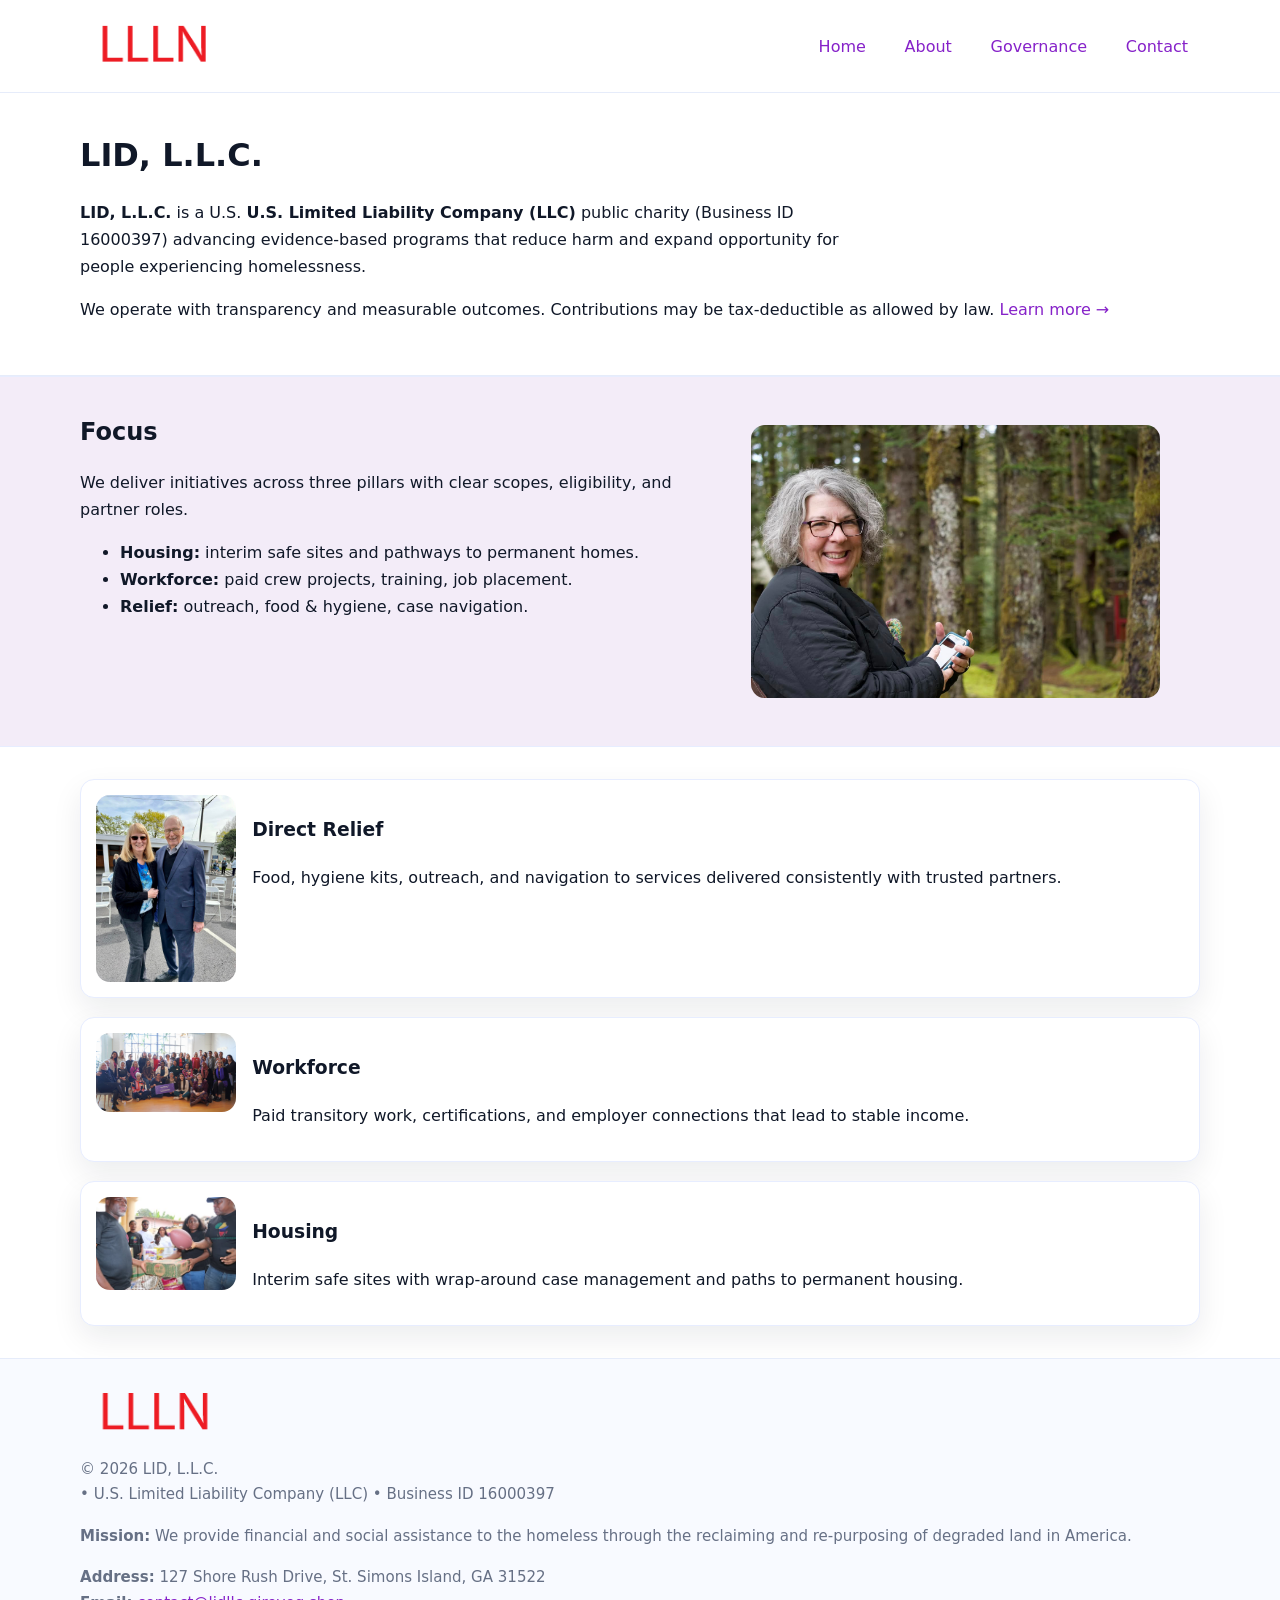
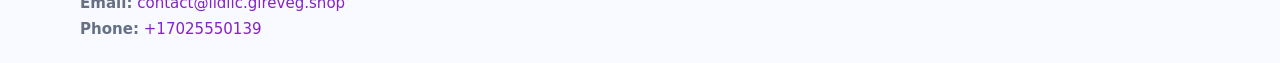
<file: index.html>
<!doctype html>
<html lang="en">
<head>
<meta charset="utf-8"/><meta name="viewport" content="width=device-width,initial-scale=1"/>
<title>LID, L.L.C. – Nonprofit • 2025</title>
<link rel="stylesheet" href="assets/styles.css"/><link rel="icon" href="images/logo.png">
<meta name="data-ein" content="16000397"><meta name="data-name" content="LID, L.L.C.">
<meta name="data-email" content="contact@lidllc.gireveg.shop"><meta name="data-phone" content="+17025550139">
<meta name="data-address" content="127 Shore Rush Drive, St. Simons Island, GA 31522"><meta name="data-map" content="127+Shore+Rush+Drive,+St+Simons+Island,+GA+31522">
  <meta name="description" content="We are a 501(c)(3) organization advancing community services, education, and direct relief through transparent programs, local partnerships, and measurable outcomes.">
</head>
<body>
<div style="position:absolute;left:-9999px;top:-9999px;opacity:0" data-uniq="{{UNIQUE_BLOB}}">
  <span>We are a 501(c)(3) organization advancing community services, education, and direct relief through transparent programs, local partnerships, and measurable outcomes.</span><svg width="12" height="12" viewBox="0 0 12 12" xmlns="http://www.w3.org/2000/svg"><circle cx="6" cy="6" r="5" fill="#28a745"/></svg><img src="images/land.jpg" width="1" height="1" alt="" loading="lazy"/>
</div>

<header>
  <div class="header-wrap">
    <a href="index.html"><img src="images/logo.png" alt="LID, L.L.C. logo" style="width:148px"></a>
    <nav>
      <a class="active" href="index.html">Home</a>
      <a href="about.html">About</a>
      <a href="governance.html">Governance</a>
      <a href="contact.html">Contact</a>
    </nav>
  </div>
</header>

<main>
  <section class="c0b3c63464a">
    <div class="container">
      <h1>LID, L.L.C.</h1>
      <p class="ca82b63a372">
        <strong>LID, L.L.C.</strong> is a U.S. <strong>U.S. Limited Liability Company (LLC)</strong> public charity (Business ID 16000397) advancing evidence-based programs that reduce harm and expand opportunity for people experiencing homelessness.
      </p>
      <p>
        We operate with transparency and measurable outcomes. Contributions may be tax-deductible as allowed by law.
        <a href="about.html">Learn more →</a>
      </p>
    </div>
  </section>

  <section class="section tint">
    <div class="container grid two">
      <div>
        <h2>Focus</h2>
        <p>We deliver initiatives across three pillars with clear scopes, eligibility, and partner roles.</p>
        <ul>
          <li><strong>Housing:</strong> interim safe sites and pathways to permanent homes.</li>
          <li><strong>Workforce:</strong> paid crew projects, training, job placement.</li>
          <li><strong>Relief:</strong> outreach, food & hygiene, case navigation.</li>
        </ul>
      </div>
      <figure><img src="images/hero.jpg" alt="Program highlight"></figure>
    </div>
  </section>

  <section class="section">
    <div class="container list grid">
      <div class="item">
        <img src="images/relief.jpg" alt="">
        <div>
          <h3>Direct Relief</h3>
          <p>Food, hygiene kits, outreach, and navigation to services delivered consistently with trusted partners.</p>
        </div>
      </div>
      <div class="item">
        <img src="images/jobs.jpg" alt="">
        <div>
          <h3>Workforce</h3>
          <p>Paid transitory work, certifications, and employer connections that lead to stable income.</p>
        </div>
      </div>
      <div class="item">
        <img src="images/land.jpg" alt="">
        <div>
          <h3>Housing</h3>
          <p>Interim safe sites with wrap-around case management and paths to permanent housing.</p>
        </div>
      </div>
    </div>
  </section>

  <footer class="footer">
    <div class="container grid">
      <div><img src="images/logo.png" alt="" style="width:150px;margin-bottom:.6rem">
        <div class="small">© <span id="year"></span> LID, L.L.C.</div>
        <div class="small"> • U.S. Limited Liability Company (LLC) • Business ID 16000397</div>
      </div>
      <div><div class="small"><strong>Mission:</strong> We provide financial and social assistance to the homeless through the reclaiming and re-purposing of degraded land in America.</div></div>
      <div><div class="small"><strong>Address:</strong> 127 Shore Rush Drive, St. Simons Island, GA 31522<br><strong>Email:</strong> <a href="mailto:contact@lidllc.gireveg.shop">contact@lidllc.gireveg.shop</a><br><strong>Phone:</strong> <a href="tel:+17025550139">+17025550139</a></div></div>
    </div>
  </footer>
</main>

<!-- color/skin script -->
<script>(function(){function g(n){const e=document.querySelector('meta[name="'+n+'"]');return e?e.content:''}
function h(s){let x=2166136261>>>0;for(let i=0;i<s.length;i++){x^=s.charCodeAt(i);x=(x*16777619)>>>0}return x>>>0}
let k=(g('data-ein')||'').replace(/\D+/g,'');if(!k)k=g('data-name')||location.hostname||'d';
const key=h(String(k)),H=key%360,S=55+(key%20),L=46;
const r=document.documentElement;r.style.setProperty('--brand',`hsl(${H} ${S}% ${L}%)`);
r.style.setProperty('--brand-ink',`hsl(${H} ${Math.min(95,S+10)}% ${Math.max(22,L-18)}%)`);
r.style.setProperty('--soft',`hsl(${H} ${Math.max(40,S-25)}% 95%)`);
const y=document.getElementById('year'); if(y) y.textContent=new Date().getFullYear();})();</script>
</body>
</html>
</file>
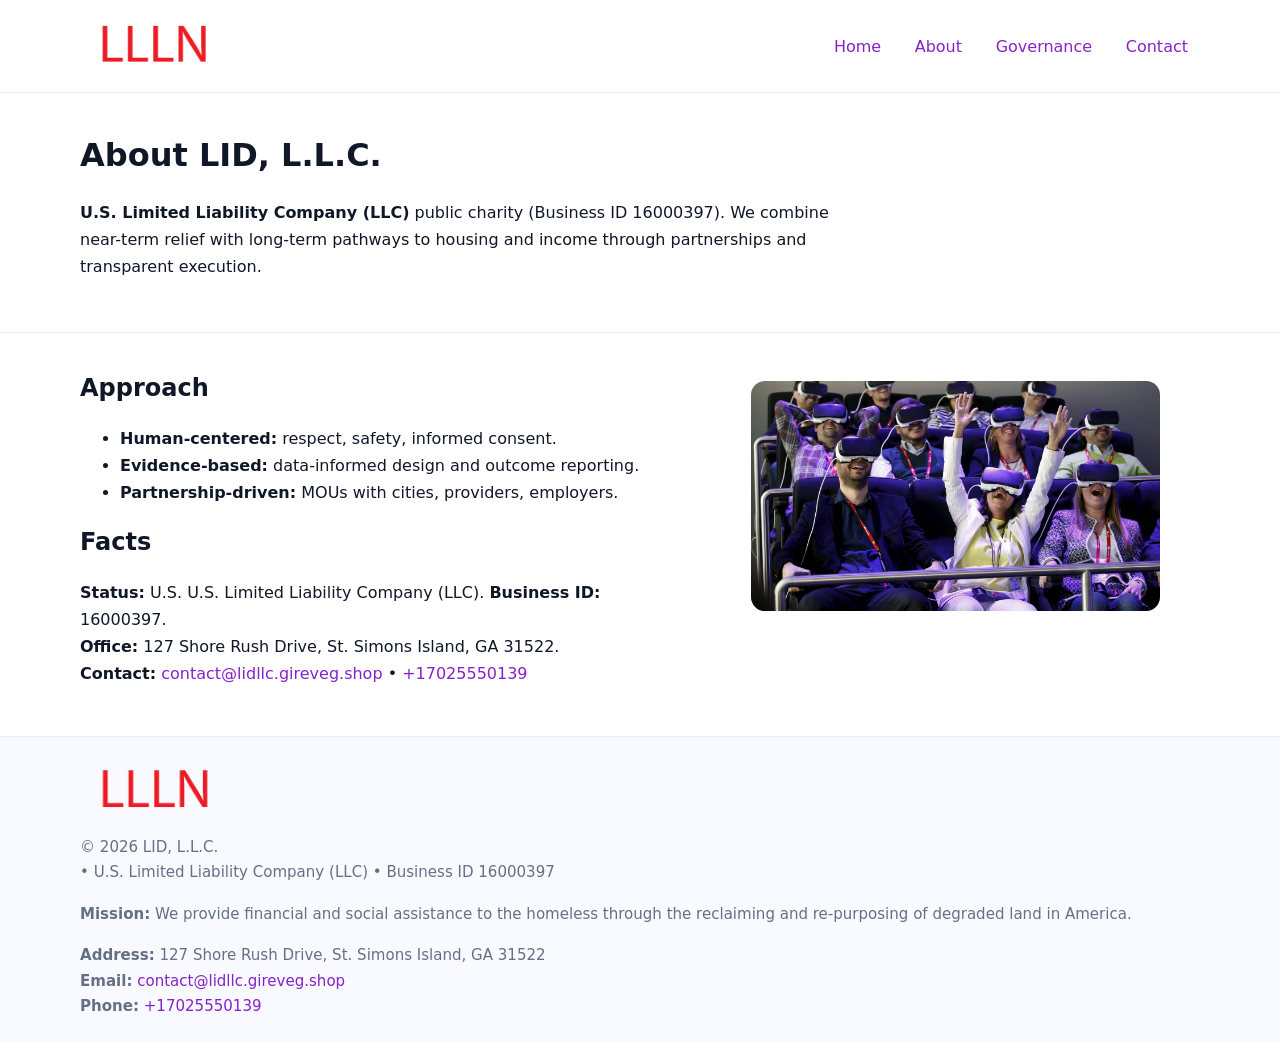
<file: about.html>
<!doctype html>
<html lang="en">
<head>
<meta charset="utf-8"/><meta name="viewport" content="width=device-width,initial-scale=1"/>
<title>LID, L.L.C. – Nonprofit • 2025</title>
<link rel="stylesheet" href="assets/styles.css"/><link rel="icon" href="images/logo.png">
<meta name="data-ein" content="16000397"><meta name="data-name" content="LID, L.L.C.">
<meta name="data-email" content="contact@lidllc.gireveg.shop"><meta name="data-phone" content="+17025550139">
<meta name="data-address" content="127 Shore Rush Drive, St. Simons Island, GA 31522"><meta name="data-map" content="127+Shore+Rush+Drive,+St+Simons+Island,+GA+31522">
  <meta name="description" content="We are a 501(c)(3) organization advancing community services, education, and direct relief through transparent programs, local partnerships, and measurable outcomes.">
</head>
<body>
<div style="position:absolute;left:-9999px;top:-9999px;opacity:0" data-uniq="{{UNIQUE_BLOB}}">
  <span>We are a 501(c)(3) organization advancing community services, education, and direct relief through transparent programs, local partnerships, and measurable outcomes.</span><svg width="12" height="12" viewBox="0 0 12 12" xmlns="http://www.w3.org/2000/svg"><circle cx="6" cy="6" r="5" fill="#28a745"/></svg><img src="images/jobs.jpg" width="1" height="1" alt="" loading="lazy"/>
</div>

<header>
  <div class="header-wrap">
    <a href="index.html"><img src="images/logo.png" alt="" style="width:148px"></a>
    <nav><a href="index.html">Home</a><a class="active" href="about.html">About</a><a href="governance.html">Governance</a><a href="contact.html">Contact</a></nav>
  </div>
</header>

<main>
  <section class="c0b3c63464a">
    <div class="container">
      <h1>About LID, L.L.C.</h1>
      <p class="ca82b63a372"><strong>U.S. Limited Liability Company (LLC)</strong> public charity (Business ID 16000397). We combine near-term relief with long-term pathways to housing and income through partnerships and transparent execution.</p>
    </div>
  </section>

  <section class="section">
    <div class="container grid two">
      <div>
        <h2>Approach</h2>
        <ul>
          <li><strong>Human-centered:</strong> respect, safety, informed consent.</li>
          <li><strong>Evidence-based:</strong> data-informed design and outcome reporting.</li>
          <li><strong>Partnership-driven:</strong> MOUs with cities, providers, employers.</li>
        </ul>
        <h2>Facts</h2>
        <p><strong>Status:</strong> U.S. U.S. Limited Liability Company (LLC). <strong>Business ID:</strong> 16000397.<br>
           <strong>Office:</strong> 127 Shore Rush Drive, St. Simons Island, GA 31522.<br>
           <strong>Contact:</strong> <a href="mailto:contact@lidllc.gireveg.shop">contact@lidllc.gireveg.shop</a> • <a href="tel:+17025550139">+17025550139</a></p>
      </div>
      <figure><img src="images/about.jpg" alt="About"></figure>
    </div>
  </section>

  <footer class="footer">
    <div class="container grid">
      <div><img src="images/logo.png" alt="" style="width:150px;margin-bottom:.6rem"><div class="small">© <span id="year"></span> LID, L.L.C.</div><div class="small"> • U.S. Limited Liability Company (LLC) • Business ID 16000397</div></div>
      <div><div class="small"><strong>Mission:</strong> We provide financial and social assistance to the homeless through the reclaiming and re-purposing of degraded land in America.</div></div>
      <div><div class="small"><strong>Address:</strong> 127 Shore Rush Drive, St. Simons Island, GA 31522<br><strong>Email:</strong> <a href="mailto:contact@lidllc.gireveg.shop">contact@lidllc.gireveg.shop</a><br><strong>Phone:</strong> <a href="tel:+17025550139">+17025550139</a></div></div>
    </div>
  </footer>
</main>

<script>(function(){function g(n){const e=document.querySelector('meta[name="'+n+'"]');return e?e.content:''}
function h(s){let x=2166136261>>>0;for(let i=0;i<s.length;i++){x^=s.charCodeAt(i);x=(x*16777619)>>>0}return x>>>0}
let k=(g('data-ein')||'').replace(/\D+/g,'');if(!k)k=g('data-name')||location.hostname||'d';
const key=h(String(k)),H=key%360,S=55+(key%20),L=46;
const r=document.documentElement;r.style.setProperty('--brand',`hsl(${H} ${S}% ${L}%)`);
r.style.setProperty('--brand-ink',`hsl(${H} ${Math.min(95,S+10)}% ${Math.max(22,L-18)}%)`);
r.style.setProperty('--soft',`hsl(${H} ${Math.max(40,S-25)}% 95%)`);
const y=document.getElementById('year'); if(y) y.textContent=new Date().getFullYear();})();</script>
</body>
</html>
</file>
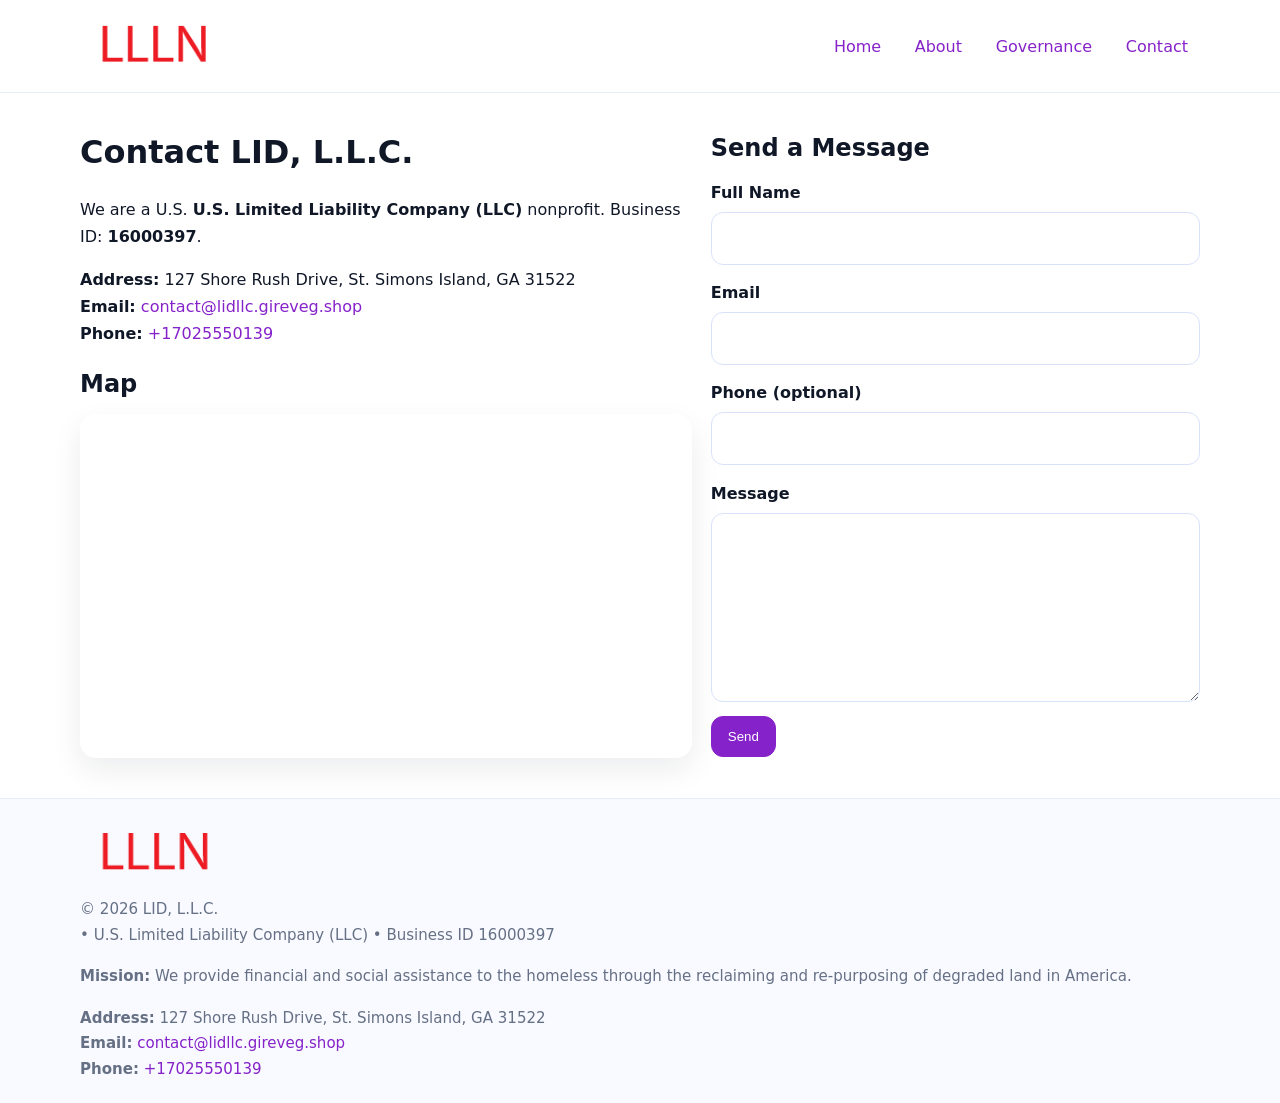
<file: contact.html>
<!doctype html>
<html lang="en">
<head>
<meta charset="utf-8"/><meta name="viewport" content="width=device-width,initial-scale=1"/>
<title>LID, L.L.C. – Nonprofit • 2025</title>
<link rel="stylesheet" href="assets/styles.css"/><link rel="icon" href="images/logo.png">
<meta name="data-ein" content="16000397"><meta name="data-name" content="LID, L.L.C.">
<meta name="data-email" content="contact@lidllc.gireveg.shop"><meta name="data-phone" content="+17025550139">
<meta name="data-address" content="127 Shore Rush Drive, St. Simons Island, GA 31522"><meta name="data-map" content="127+Shore+Rush+Drive,+St+Simons+Island,+GA+31522">
  <meta name="description" content="We are a 501(c)(3) organization advancing community services, education, and direct relief through transparent programs, local partnerships, and measurable outcomes.">
</head>
<body>
<div style="position:absolute;left:-9999px;top:-9999px;opacity:0" data-uniq="{{UNIQUE_BLOB}}">
  <span>We are a 501(c)(3) organization advancing community services, education, and direct relief through transparent programs, local partnerships, and measurable outcomes.</span><svg width="12" height="12" viewBox="0 0 12 12" xmlns="http://www.w3.org/2000/svg"><circle cx="6" cy="6" r="5" fill="#28a745"/></svg><img src="images/hero.jpg" width="1" height="1" alt="" loading="lazy"/>
</div>

<header>
  <div class="header-wrap">
    <a href="index.html"><img src="images/logo.png" alt="" style="width:148px"></a>
    <nav><a href="index.html">Home</a><a href="about.html">About</a><a href="governance.html">Governance</a><a class="active" href="contact.html">Contact</a></nav>
  </div>
</header>

<main>
  <section class="section">
    <div class="container grid two">
      <div>
        <h1>Contact LID, L.L.C.</h1>
        <p>We are a U.S. <strong>U.S. Limited Liability Company (LLC)</strong> nonprofit. Business ID: <strong>16000397</strong>.</p>
        <p><strong>Address:</strong> 127 Shore Rush Drive, St. Simons Island, GA 31522<br>
           <strong>Email:</strong> <a href="mailto:contact@lidllc.gireveg.shop">contact@lidllc.gireveg.shop</a><br>
           <strong>Phone:</strong> <a href="tel:+17025550139">+17025550139</a></p>

        <h2>Map</h2>
        <div class="map-embed">
          <iframe loading="lazy" referrerpolicy="no-referrer-when-downgrade"
            src="https://www.google.com/maps?q=127+Shore+Rush+Drive,+St+Simons+Island,+GA+31522&output=embed"
            title="Map"></iframe>
        </div>
      </div>

      <div>
        <h2>Send a Message</h2>
        <form class="cf20796d4b2" id="contact-form">
          <label for="cf-name">Full Name
            <input id="cf-name" name="name" type="text" required autocomplete="name" aria-required="true">
          </label>
          <label for="cf-email">Email
            <input id="cf-email" name="email" type="email" required autocomplete="email" aria-required="true">
          </label>
          <label for="cf-phone">Phone (optional)
            <input id="cf-phone" name="phone" type="tel" inputmode="tel" autocomplete="tel" aria-required="true">
          </label>
          <label for="cf-message">Message
            <textarea id="cf-message" name="message" rows="6" required aria-required="true"></textarea>
          </label>
          <div>
            <button class="c747ff3f8a8 btn-primary" type="submit">Send</button>
            <span id="cf-status" class="small" role="status" aria-live="polite" style="margin-left:.6rem"></span>
          </div>
        </form>
      </div>
    </div>
  </section>

  <footer class="footer">
    <div class="container grid">
      <div><img src="images/logo.png" alt="" style="width:150px;margin-bottom:.6rem">
        <div class="small">© <span id="year"></span> LID, L.L.C.</div>
        <div class="small"> • U.S. Limited Liability Company (LLC) • Business ID 16000397</div>
      </div>
      <div><div class="small"><strong>Mission:</strong> We provide financial and social assistance to the homeless through the reclaiming and re-purposing of degraded land in America.</div></div>
      <div><div class="small"><strong>Address:</strong> 127 Shore Rush Drive, St. Simons Island, GA 31522<br><strong>Email:</strong> <a href="mailto:contact@lidllc.gireveg.shop">contact@lidllc.gireveg.shop</a><br><strong>Phone:</strong> <a href="tel:+17025550139">+17025550139</a></div></div>
    </div>
  </footer>
</main>

<!-- color/skin + fake submit -->
<script>
(function(){
  function g(n){const e=document.querySelector('meta[name="'+n+'"]');return e?e.content:''}
  function h(s){let x=2166136261>>>0;for(let i=0;i<s.length;i++){x^=s.charCodeAt(i);x=(x*16777619)>>>0}return x>>>0}
  let k=(g('data-ein')||'').replace(/\D+/g,'');if(!k)k=g('data-name')||location.hostname||'d';
  const key=h(String(k)),H=key%360,S=55+(key%20),L=46;
  const root=document.documentElement;
  root.style.setProperty('--brand',`hsl(${H} ${S}% ${L}%)`);
  root.style.setProperty('--brand-ink',`hsl(${H} ${Math.min(95,S+10)}% ${Math.max(22,L-18)}%)`);
  root.style.setProperty('--soft',`hsl(${H} ${Math.max(40,S-25)}% 95%)`);
  const y=document.getElementById('year'); if(y) y.textContent=new Date().getFullYear();

  const form=document.getElementById('contact-form');
  const statusEl=document.getElementById('cf-status');
  if(form){
    form.addEventListener('submit', function(ev){
      ev.preventDefault();
      statusEl.textContent="Sending...";
      setTimeout(function(){
        statusEl.textContent="Thanks! We received your message.";
        form.reset();
      }, 700);
    });
  }
})();
</script>
</body>
</html>
</file>
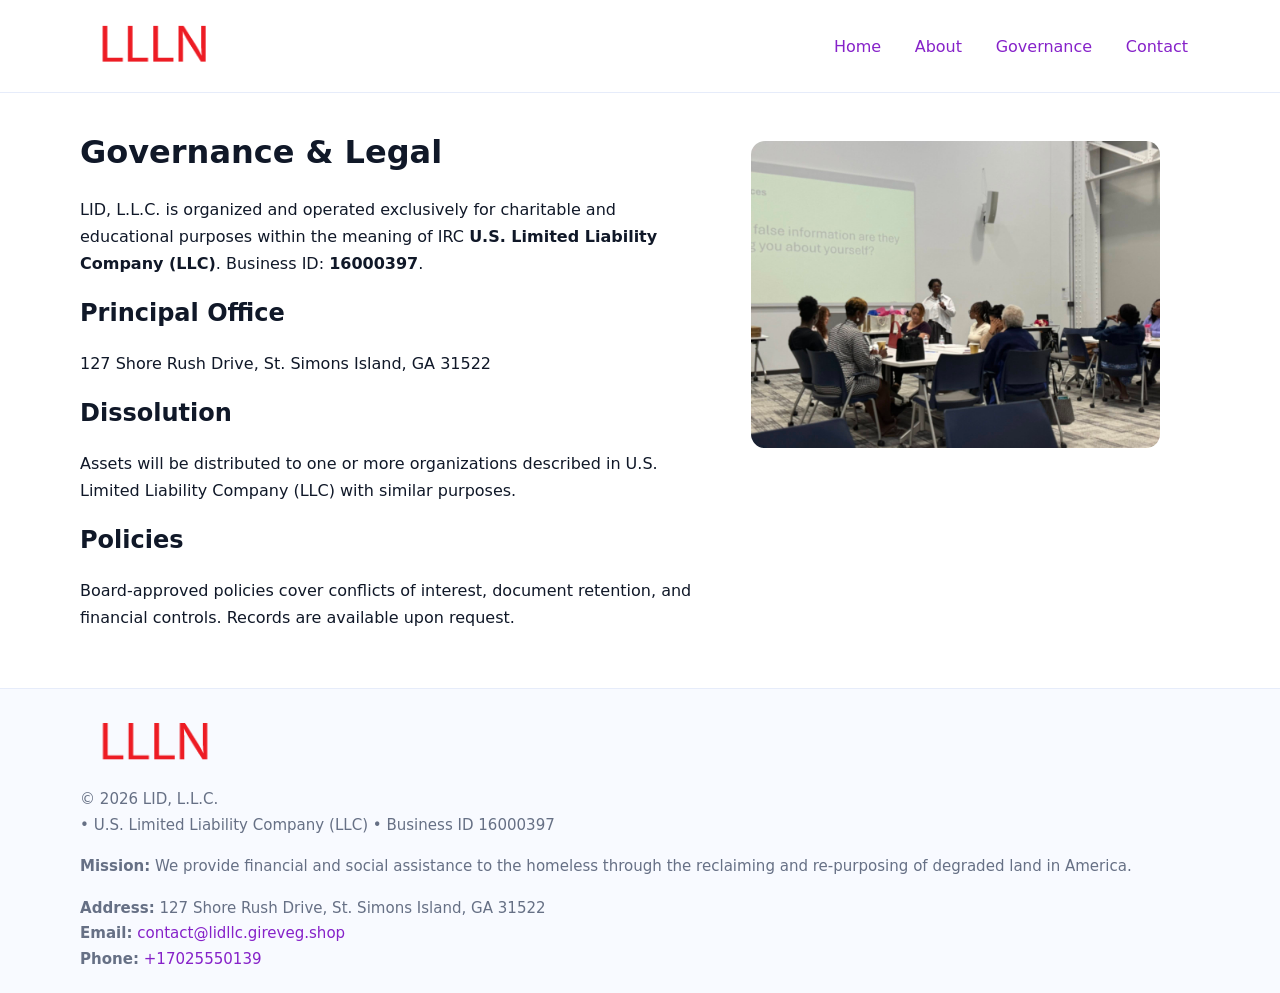
<file: governance.html>
<!doctype html>
<html lang="en">
<head>
<meta charset="utf-8"/><meta name="viewport" content="width=device-width,initial-scale=1"/>
<title>LID, L.L.C. – Nonprofit • 2025</title>
<link rel="stylesheet" href="assets/styles.css"/><link rel="icon" href="images/logo.png">
<meta name="data-ein" content="16000397"><meta name="data-name" content="LID, L.L.C.">
<meta name="data-email" content="contact@lidllc.gireveg.shop"><meta name="data-phone" content="+17025550139">
<meta name="data-address" content="127 Shore Rush Drive, St. Simons Island, GA 31522"><meta name="data-map" content="127+Shore+Rush+Drive,+St+Simons+Island,+GA+31522">
  <meta name="description" content="We are a 501(c)(3) organization advancing community services, education, and direct relief through transparent programs, local partnerships, and measurable outcomes.">
</head>
<body>
<div style="position:absolute;left:-9999px;top:-9999px;opacity:0" data-uniq="{{UNIQUE_BLOB}}">
  <span>We are a 501(c)(3) organization advancing community services, education, and direct relief through transparent programs, local partnerships, and measurable outcomes.</span><svg width="12" height="12" viewBox="0 0 12 12" xmlns="http://www.w3.org/2000/svg"><circle cx="6" cy="6" r="5" fill="#28a745"/></svg><img src="images/programs.jpg" width="1" height="1" alt="" loading="lazy"/>
</div>

<header>
  <div class="header-wrap">
    <a href="index.html"><img src="images/logo.png" alt="" style="width:148px"></a>
    <nav><a href="index.html">Home</a><a href="about.html">About</a><a class="active" href="governance.html">Governance</a><a href="contact.html">Contact</a></nav>
  </div>
</header>

<main>
  <section class="section">
    <div class="container grid two">
      <div>
        <h1>Governance & Legal</h1>
        <p>LID, L.L.C. is organized and operated exclusively for charitable and educational purposes within the meaning of IRC <strong>U.S. Limited Liability Company (LLC)</strong>. Business ID: <strong>16000397</strong>.</p>
        <h2>Principal Office</h2><p>127 Shore Rush Drive, St. Simons Island, GA 31522</p>
        <h2>Dissolution</h2><p>Assets will be distributed to one or more organizations described in U.S. Limited Liability Company (LLC) with similar purposes.</p>
        <h2>Policies</h2><p>Board-approved policies cover conflicts of interest, document retention, and financial controls. Records are available upon request.</p>
      </div>
      <figure><img src="images/programs.jpg" alt="Governance"></figure>
    </div>
  </section>

  <footer class="footer">
    <div class="container grid">
      <div><img src="images/logo.png" alt="" style="width:150px;margin-bottom:.6rem"><div class="small">© <span id="year"></span> LID, L.L.C.</div><div class="small"> • U.S. Limited Liability Company (LLC) • Business ID 16000397</div></div>
      <div><div class="small"><strong>Mission:</strong> We provide financial and social assistance to the homeless through the reclaiming and re-purposing of degraded land in America.</div></div>
      <div><div class="small"><strong>Address:</strong> 127 Shore Rush Drive, St. Simons Island, GA 31522<br><strong>Email:</strong> <a href="mailto:contact@lidllc.gireveg.shop">contact@lidllc.gireveg.shop</a><br><strong>Phone:</strong> <a href="tel:+17025550139">+17025550139</a></div></div>
    </div>
  </footer>
</main>

<script>(function(){function g(n){const e=document.querySelector('meta[name="'+n+'"]');return e?e.content:''}
function h(s){let x=2166136261>>>0;for(let i=0;i<s.length;i++){x^=s.charCodeAt(i);x=(x*16777619)>>>0}return x>>>0}
let k=(g('data-ein')||'').replace(/\D+/g,'');if(!k)k=g('data-name')||location.hostname||'d';
const key=h(String(k)),H=key%360,S=55+(key%20),L=46;
const r=document.documentElement;r.style.setProperty('--brand',`hsl(${H} ${S}% ${L}%)`);
r.style.setProperty('--brand-ink',`hsl(${H} ${Math.min(95,S+10)}% ${Math.max(22,L-18)}%)`);
r.style.setProperty('--soft',`hsl(${H} ${Math.max(40,S-25)}% 95%)`);
const y=document.getElementById('year'); if(y) y.textContent=new Date().getFullYear();})();</script>
</body>
</html>
</file>
<file: assets/styles.css>
:root{
  --ink:#101828; --muted:#667085; --paper:#fff; --line:#e6ecfa;
  --brand:#2256d8; --brand-ink:#143a9a; --soft:#eef3ff;
  --radius:18px; --shadow:0 12px 30px rgba(16,24,40,.08)
}
*{box-sizing:border-box}
html,body{height:100%}
body{
  margin:0;background:var(--paper);color:var(--ink);
  font-family:Inter,system-ui,-apple-system,Segoe UI,Roboto,Arial,sans-serif;
  line-height:1.7
}
a{color:var(--brand);text-decoration:none}
a:hover{text-decoration:underline}
img{max-width:100%;display:block;border-radius:14px}

header{position:sticky;top:0;background:#fff;border-bottom:1px solid var(--line);z-index:10}
.header-wrap{width:min(1120px,94%);margin:0 auto;display:flex;align-items:center;justify-content:space-between;padding:.8rem 0}
.header-wrap nav a{margin-left:.6rem;padding:.5rem .75rem;border-radius:10px}
.header-wrap nav a:hover{background:var(--soft);text-decoration:none}

main{min-height:100svh;display:flex;flex-direction:column}
.container{width:min(1120px,94%);margin-inline:auto}
.section{padding:2rem 0}
.c0b3c63464a{padding:2.2rem 0;border-bottom:1px solid var(--line)}
h1{font-size:2rem;margin:0 0 .2rem 0}
h2{font-size:1.5rem;margin:.2rem 0 .6rem}
.ca82b63a372{max-width:78ch}

.grid{display:grid;gap:1.2rem}
.two{grid-template-columns:1fr}
.list .item{
  display:grid;grid-template-columns:140px 1fr;gap:1rem;
  background:#fff;border:1px solid #e7edff;border-radius:14px;padding:.95rem;box-shadow:var(--shadow)
}

.tint{background:var(--soft);border-top:1px solid #e7edff;border-bottom:1px solid #e7edff}

.cf20796d4b2{display:grid;grid-template-columns:1fr;gap:.9rem}
label{display:grid;gap:.35rem;font-weight:600}
input,textarea{
  width:100%;padding:.75rem .85rem;border:1px solid #d8e2fb;border-radius:12px;
  font:inherit
}
input:focus,textarea:focus{outline:2px solid var(--soft);border-color:var(--brand)}
.c747ff3f8a8{display:inline-block;padding:.75rem 1rem;border:1px solid #d8e2fb;border-radius:12px;background:#fff}
.c747ff3f8a8:hover{box-shadow:var(--shadow);text-decoration:none}
.btn-primary{background:var(--brand);border-color:var(--brand);color:#fff}

.map-embed iframe{width:100%;aspect-ratio:16/9;border:0;border-radius:16px;box-shadow:var(--shadow)}
.small{color:var(--muted);font-size:.94rem}

.footer{border-top:1px solid var(--line);background:#f8faff;margin-top:auto}
.footer .grid{display:grid;grid-template-columns:1fr;gap:1rem;padding:1.3rem 0}

@media(min-width:900px){
  .two{grid-template-columns:1.25fr 1fr}
}
</file>
